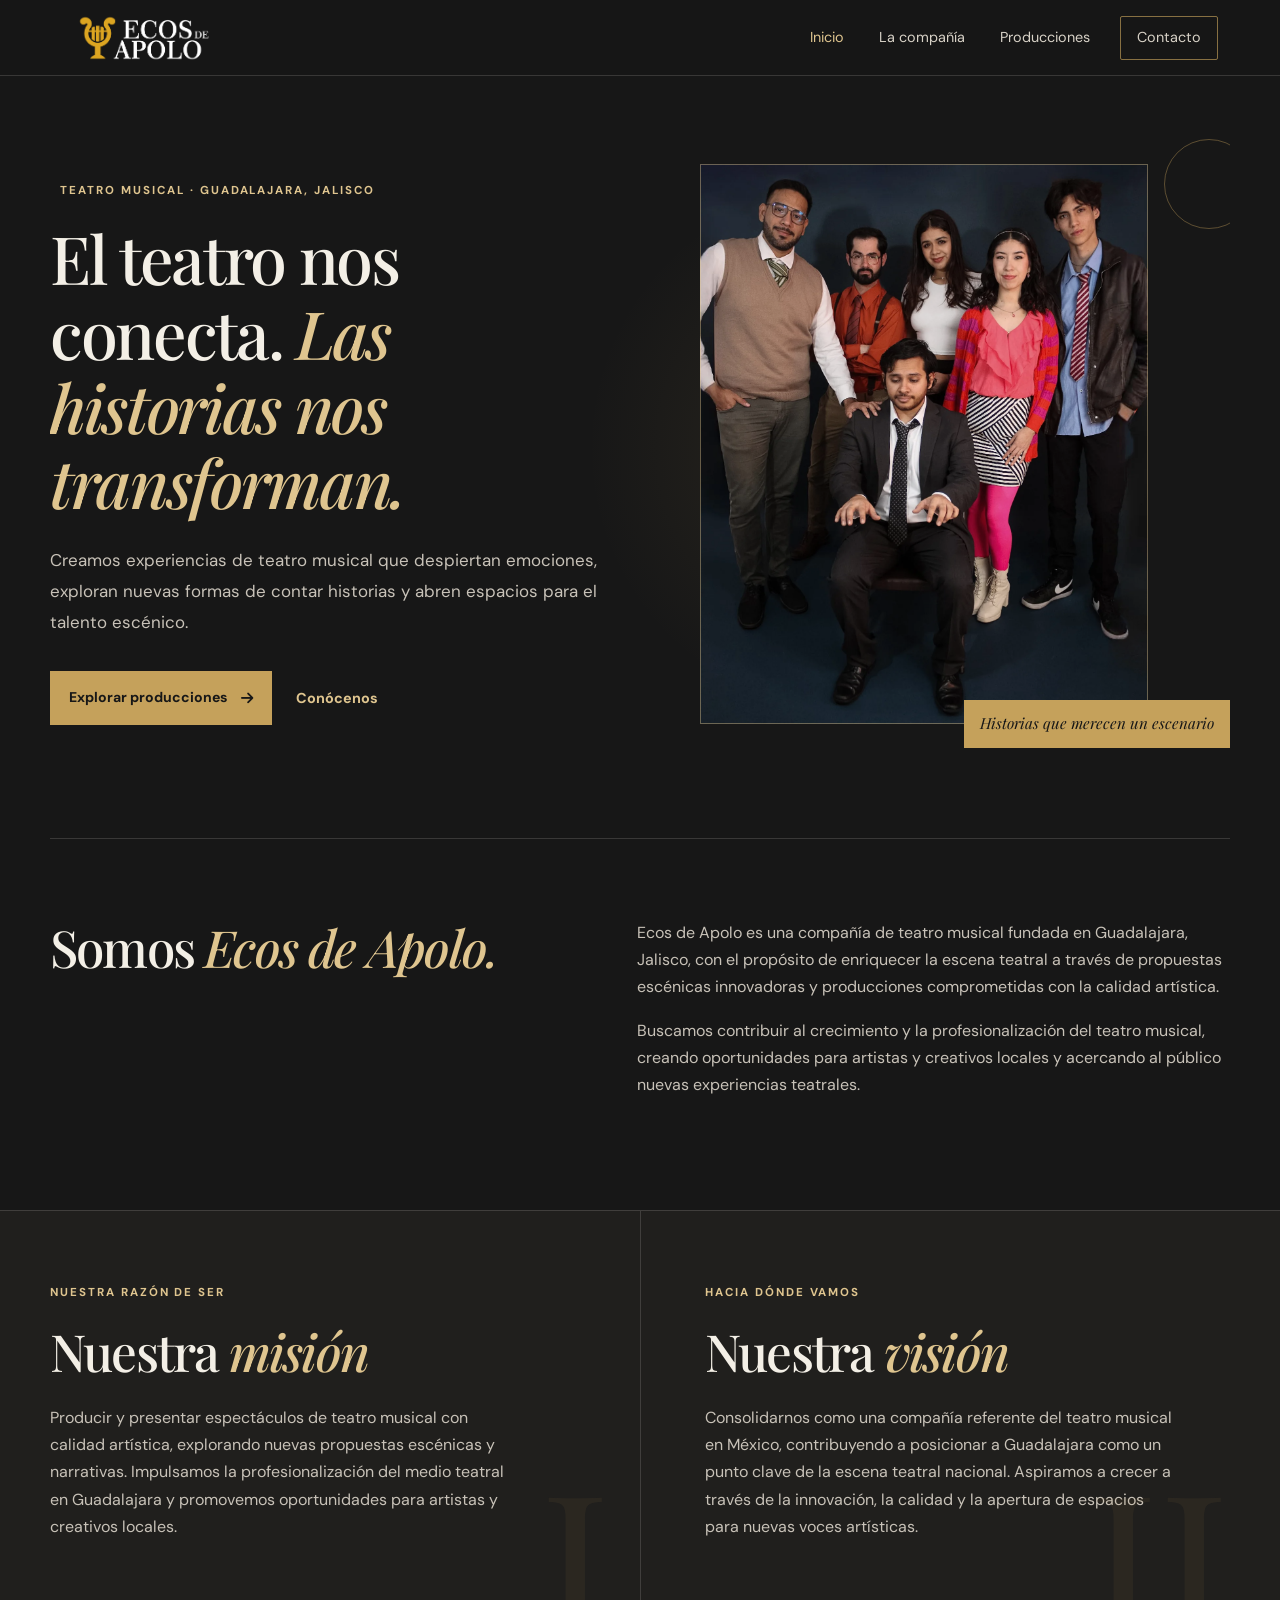
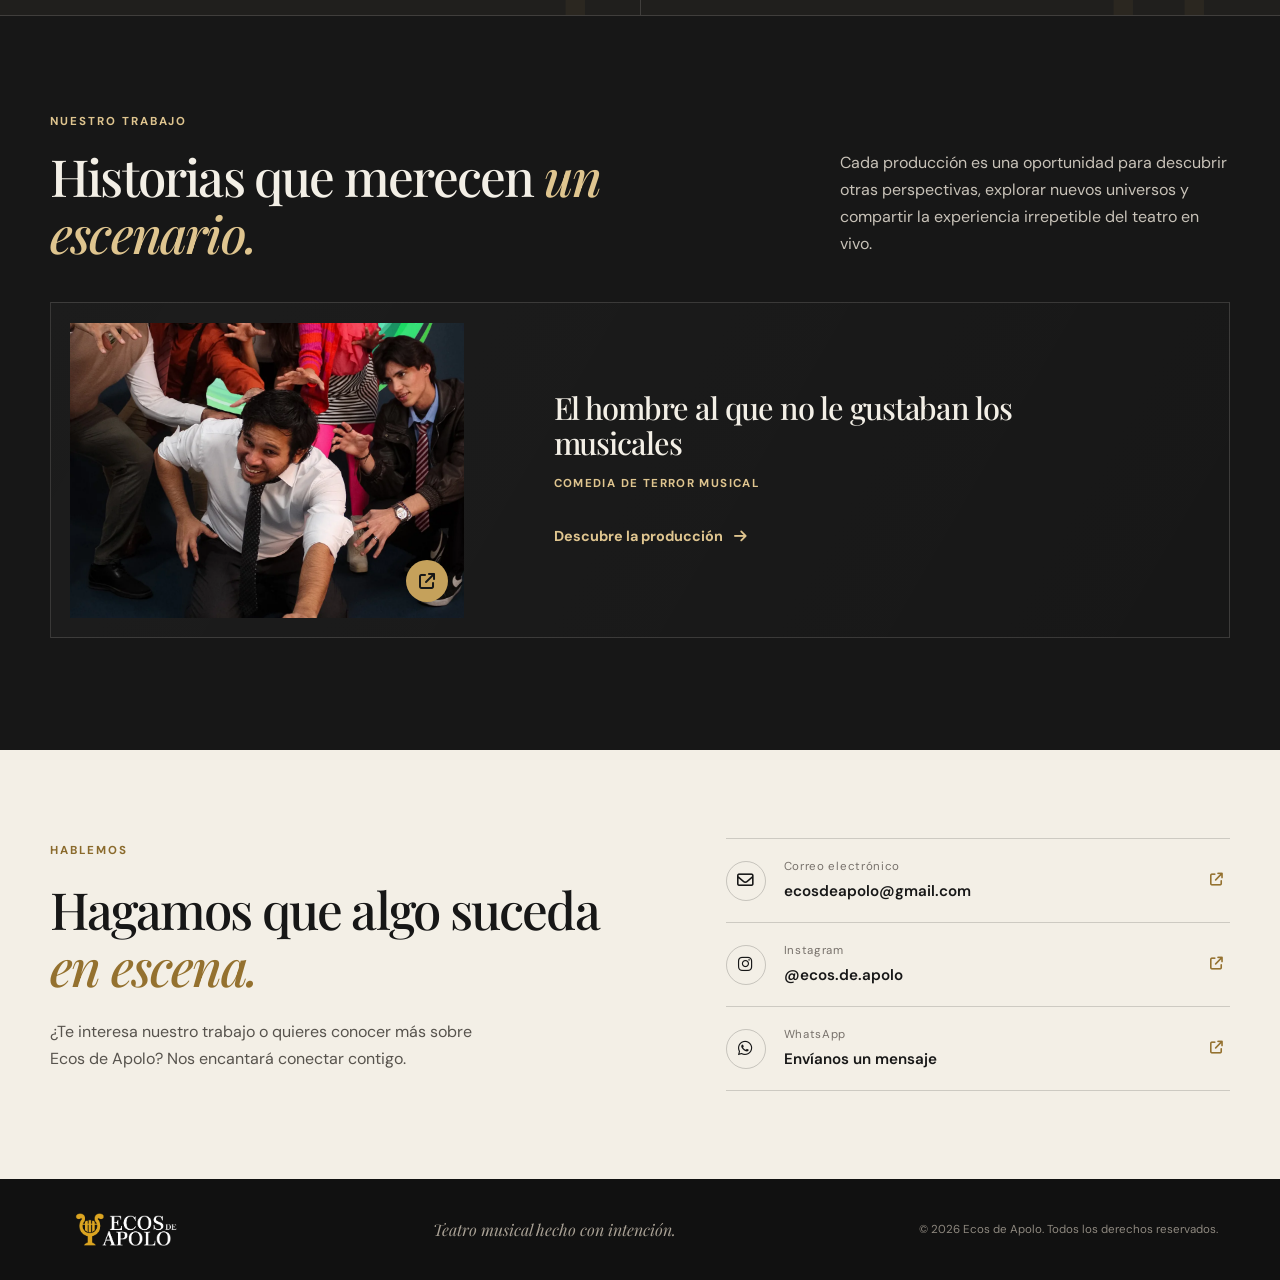
<file: index.html>
<!doctype html>
<html lang="es-MX">
<head>
  <meta charset="utf-8">
  <meta name="viewport" content="width=device-width, initial-scale=1">
  <meta name="theme-color" content="#171717">
  <meta name="description" content="Ecos de Apolo es una compañía de teatro musical fundada en Guadalajara, Jalisco. Conoce nuestras producciones y el trabajo de nuestros artistas.">
  <meta property="og:type" content="website">
  <meta property="og:title" content="Ecos de Apolo | Teatro musical">
  <meta property="og:description" content="Historias que merecen un escenario. Conoce las producciones de Ecos de Apolo.">
  <meta property="og:image" content="img/optimized/ecospeople.webp">
  <title>Ecos de Apolo | Compañía de teatro musical</title>
  <link rel="icon" href="img/favicon.ico" sizes="any">
  <link rel="icon" href="img/favicon.png" type="image/png">
  <link rel="preconnect" href="https://fonts.googleapis.com">
  <link rel="preconnect" href="https://fonts.gstatic.com" crossorigin>
  <link href="https://fonts.googleapis.com/css2?family=DM+Sans:wght@400;500;600;700&family=Playfair+Display:wght@500;600;700&display=swap" rel="stylesheet">
  <link href="https://cdn.jsdelivr.net/npm/bootstrap@5.3.3/dist/css/bootstrap.min.css" rel="stylesheet">
  <link href="https://cdnjs.cloudflare.com/ajax/libs/font-awesome/6.5.2/css/all.min.css" rel="stylesheet">
  <link rel="stylesheet" href="styles.css">
</head>
<body>
  <a class="skip-link" href="#contenido">Saltar al contenido</a>
  <nav class="navbar navbar-expand-lg navbar-dark site-nav sticky-top" aria-label="Navegación principal">
    <div class="container nav-shell">
      <a class="navbar-brand brand-lockup" href="index.html" aria-label="Ecos de Apolo, inicio">
        <img src="img/EcosDorado.png" alt="Ecos de Apolo" width="164" height="48">
      </a>
      <button class="navbar-toggler" type="button" data-bs-toggle="collapse" data-bs-target="#mainNav" aria-controls="mainNav" aria-expanded="false" aria-label="Abrir menú">
        <span class="navbar-toggler-icon"></span>
      </button>
      <div class="collapse navbar-collapse" id="mainNav">
        <ul class="navbar-nav ms-auto align-items-lg-center">
          <li class="nav-item"><a class="nav-link active" aria-current="page" href="index.html">Inicio</a></li>
          <li class="nav-item"><a class="nav-link" href="#compania">La compañía</a></li>
          <li class="nav-item"><a class="nav-link" href="#producciones">Producciones</a></li>
          <li class="nav-item"><a class="nav-link nav-contact" href="#contacto">Contacto</a></li>
        </ul>
      </div>
    </div>
  </nav>

  <main id="contenido">
    <section class="hero section-wrap" aria-labelledby="hero-title">
      <div class="hero-copy reveal">
        <p class="eyebrow"><span></span> Teatro musical · Guadalajara, Jalisco</p>
        <h1 id="hero-title">El teatro nos conecta. <em>Las historias nos transforman.</em></h1>
        <p class="hero-lead">Creamos experiencias de teatro musical que despiertan emociones, exploran nuevas formas de contar historias y abren espacios para el talento escénico.</p>
        <div class="hero-actions">
          <a class="button button-gold" href="#producciones">Explorar producciones <i class="fa-solid fa-arrow-right" aria-hidden="true"></i></a>
          <a class="text-link" href="#compania">Conócenos</a>
        </div>
      </div>
      <div class="hero-visual reveal">
        <div class="hero-frame"><img src="img/optimized/ecospeople.webp" alt="Elenco de Ecos de Apolo reunido para una fotografía de la compañía" fetchpriority="high"></div>
        <span class="hero-caption">Historias que merecen un escenario</span>
        <span class="hero-orbit" aria-hidden="true"></span>
      </div>
    </section>

    <section class="intro-section section-wrap" id="compania" aria-labelledby="intro-title">
      <div class="intro-grid">
        <h2 id="intro-title" class="reveal">Somos <em>Ecos de Apolo.</em></h2>
        <div class="intro-copy reveal">
          <p>Ecos de Apolo es una compañía de teatro musical fundada en Guadalajara, Jalisco, con el propósito de enriquecer la escena teatral a través de propuestas escénicas innovadoras y producciones comprometidas con la calidad artística.</p>
          <p>Buscamos contribuir al crecimiento y la profesionalización del teatro musical, creando oportunidades para artistas y creativos locales y acercando al público nuevas experiencias teatrales.</p>
        </div>
      </div>
    </section>

    <section class="values-section" aria-label="Misión y visión">
      <div class="section-wrap values-grid">
        <article class="value-card reveal">
          <p class="eyebrow">Nuestra razón de ser</p>
          <h2>Nuestra <em>misión</em></h2>
          <p>Producir y presentar espectáculos de teatro musical con calidad artística, explorando nuevas propuestas escénicas y narrativas. Impulsamos la profesionalización del medio teatral en Guadalajara y promovemos oportunidades para artistas y creativos locales.</p>
          <span class="value-mark" aria-hidden="true">I</span>
        </article>
        <article class="value-card value-card-alt reveal">
          <p class="eyebrow">Hacia dónde vamos</p>
          <h2>Nuestra <em>visión</em></h2>
          <p>Consolidarnos como una compañía referente del teatro musical en México, contribuyendo a posicionar a Guadalajara como un punto clave de la escena teatral nacional. Aspiramos a crecer a través de la innovación, la calidad y la apertura de espacios para nuevas voces artísticas.</p>
          <span class="value-mark" aria-hidden="true">II</span>
        </article>
      </div>
    </section>

    <section class="productions-section section-wrap" id="producciones" aria-labelledby="productions-title">
      <div class="section-heading reveal">
        <div><p class="eyebrow">Nuestro trabajo</p><h2 id="productions-title">Historias que merecen <em>un escenario.</em></h2></div>
        <p>Cada producción es una oportunidad para descubrir otras perspectivas, explorar nuevos universos y compartir la experiencia irrepetible del teatro en vivo.</p>
      </div>
      <a class="production-card reveal" href="tgwdlm.html" aria-label="Conoce El hombre al que no le gustaban los musicales">
        <div class="production-image"><img src="img/optimized/PromoTGWDLM.webp" alt="Cartel promocional de El hombre al que no le gustaban los musicales" loading="lazy"><span class="production-open" aria-hidden="true"><i class="fa-solid fa-arrow-up-right-from-square"></i></span></div>
        <div class="production-info"><h3>El hombre al que no le gustaban los musicales</h3><p class="eyebrow production-category">Comedia de terror musical</p><span class="text-link">Descubre la producción <i class="fa-solid fa-arrow-right" aria-hidden="true"></i></span></div>
      </a>
    </section>

    <section class="contact-section" id="contacto" aria-labelledby="contact-title">
      <div class="section-wrap contact-grid">
        <div class="contact-copy reveal"><p class="eyebrow">Hablemos</p><h2 id="contact-title">Hagamos que algo suceda <em>en escena.</em></h2><p>¿Te interesa nuestro trabajo o quieres conocer más sobre Ecos de Apolo? Nos encantará conectar contigo.</p></div>
        <div class="contact-links reveal">
          <a href="mailto:ecosdeapolo@gmail.com"><span class="contact-icon"><i class="fa-regular fa-envelope" aria-hidden="true"></i></span><span><small>Correo electrónico</small><strong>ecosdeapolo@gmail.com</strong></span><i class="fa-solid fa-arrow-up-right-from-square contact-arrow" aria-hidden="true"></i></a>
          <a href="https://www.instagram.com/ecos.de.apolo/" target="_blank" rel="noopener noreferrer"><span class="contact-icon"><i class="fa-brands fa-instagram" aria-hidden="true"></i></span><span><small>Instagram</small><strong>@ecos.de.apolo</strong></span><i class="fa-solid fa-arrow-up-right-from-square contact-arrow" aria-hidden="true"></i></a>
          <a href="https://wa.me/526442041328?text=Hola%2C%20te%20escribo%20desde%20la%20p%C3%A1gina%20web%20de%20Ecos%20de%20Apolo." target="_blank" rel="noopener noreferrer"><span class="contact-icon"><i class="fa-brands fa-whatsapp" aria-hidden="true"></i></span><span><small>WhatsApp</small><strong>Envíanos un mensaje</strong></span><i class="fa-solid fa-arrow-up-right-from-square contact-arrow" aria-hidden="true"></i></a>
        </div>
      </div>
    </section>
  </main>

  <footer class="site-footer"><div class="container footer-inner"><a href="index.html" class="footer-brand"><img src="img/EcosDorado.png" alt="Ecos de Apolo" width="128" height="38"></a><p>Teatro musical hecho con intención.</p><small>© <span data-current-year>2026</span> Ecos de Apolo. Todos los derechos reservados.</small></div></footer>
  <script src="https://cdn.jsdelivr.net/npm/bootstrap@5.3.3/dist/js/bootstrap.bundle.min.js"></script>
  <script src="scripts.js"></script>
</body>
</html>
</file>
<file: styles.css>
/* Ecos de Apolo — sistema visual compartido */
:root{--ink:#171717;--ink-soft:#202020;--panel:#242321;--gold:#c5a15b;--gold-light:#dfc58f;--ivory:#f3efe6;--muted:#b8b2a7;--stone:#77716b;--line:rgba(243,239,230,.15);--serif:"Playfair Display",Georgia,serif;--sans:"DM Sans",Arial,sans-serif;--content:1180px;--ease:cubic-bezier(.2,.7,.2,1)}
*{box-sizing:border-box}html{scroll-behavior:smooth;scroll-padding-top:90px}body{margin:0;background:var(--ink);color:var(--ivory);font-family:var(--sans);font-size:16px;line-height:1.7;-webkit-font-smoothing:antialiased}body,button,a{font-family:var(--sans)}img{display:block;max-width:100%}a{color:inherit}button{font:inherit}.skip-link{position:absolute;z-index:2000;left:1rem;top:-5rem;padding:.75rem 1rem;background:var(--gold);color:var(--ink);font-weight:700}.skip-link:focus{top:1rem}.site-nav{background:rgba(23,23,23,.94);backdrop-filter:blur(16px);border-bottom:1px solid var(--line);padding:.55rem 0}.nav-shell{max-width:var(--content)}.brand-lockup img,.footer-brand img{width:164px;height:auto;object-fit:contain}.navbar-nav{gap:.5rem}.site-nav .nav-link{padding:.7rem .85rem!important;color:#d8d2c7;font-size:.9rem;transition:color .2s}.site-nav .nav-link:hover,.site-nav .nav-link.active{color:var(--gold-light)}.site-nav .nav-contact{border:1px solid rgba(197,161,91,.65);padding:.55rem 1rem!important;border-radius:2px;margin-left:.5rem}.navbar-toggler{border-color:rgba(197,161,91,.6)}.navbar-toggler:focus{box-shadow:0 0 0 .2rem rgba(197,161,91,.25)}.section-wrap{width:min(var(--content),calc(100% - 3rem));margin-inline:auto}.hero{position:relative;min-height:660px;display:grid;grid-template-columns:1.04fr .96fr;align-items:center;gap:clamp(2rem,6vw,5.5rem);padding-top:5.5rem;padding-bottom:6rem;overflow:hidden}.hero:before{content:"";position:absolute;width:560px;height:560px;border-radius:50%;right:8%;top:12%;background:radial-gradient(circle,rgba(197,161,91,.11),transparent 68%);pointer-events:none}.hero-copy{position:relative;z-index:1}.eyebrow{display:flex;align-items:center;gap:.65rem;margin:0 0 1.25rem;color:var(--gold-light);font-size:.72rem;font-weight:700;letter-spacing:.17em;text-transform:uppercase}.eyebrow>span:first-child:not(:only-child){display:inline-block;width:22px;height:1px;background:var(--gold)}h1,h2,h3{font-family:var(--serif);font-weight:500;letter-spacing:-.035em;line-height:1.12;margin:0}h1{font-size:clamp(2.9rem,5.2vw,5.1rem)}h2{font-size:clamp(2.2rem,4vw,3.7rem)}h3{font-size:clamp(1.5rem,2.4vw,2.1rem)}h1 em,h2 em{color:var(--gold-light);font-weight:500}p{margin-top:0}.hero-lead{max-width:560px;color:#c8c2b8;font-size:1.06rem;line-height:1.85;margin:1.6rem 0 2rem}.hero-actions{display:flex;align-items:center;gap:1.5rem;flex-wrap:wrap}.button{display:inline-flex;align-items:center;justify-content:center;gap:.85rem;padding:.95rem 1.2rem;text-decoration:none;font-weight:700;font-size:.88rem;transition:transform .2s var(--ease),background .2s,color .2s}.button:hover{transform:translateY(-2px)}.button-gold{background:var(--gold);color:var(--ink)}.button-gold:hover{background:var(--gold-light);color:var(--ink)}.text-link{display:inline-flex;align-items:center;gap:.7rem;text-decoration:none;color:var(--gold-light);font-size:.9rem;font-weight:700}.text-link i{transition:transform .2s}.text-link:hover{color:var(--ivory)}.text-link:hover i{transform:translateX(4px)}.hero-visual{position:relative;z-index:1;padding:0 1.1rem 1.1rem 0}.hero-frame{position:relative;max-height:560px;aspect-ratio:4/5;overflow:hidden;background:#292725}.hero-frame:after{content:"";position:absolute;inset:0;border:1px solid rgba(223,197,143,.42);pointer-events:none}.hero-frame img{width:100%;height:100%;object-fit:cover;object-position:center 28%;filter:saturate(.85)}.hero-caption{position:absolute;bottom:-.4rem;right:0;background:var(--gold);color:var(--ink);font-family:var(--serif);font-style:italic;padding:.7rem 1rem;font-size:.95rem}.hero-orbit{position:absolute;width:90px;height:90px;border:1px solid rgba(197,161,91,.4);border-radius:50%;top:-25px;right:-24px;z-index:-1}.intro-section{padding-top:5rem;padding-bottom:6rem;border-top:1px solid var(--line)}.intro-grid{display:grid;grid-template-columns:.9fr 1.1fr;gap:clamp(2rem,8vw,8rem);align-items:start}.intro-grid h2{max-width:460px}.intro-copy{max-width:650px;color:#c8c2b8}.intro-copy p{margin:0 0 1rem}.values-section{background:#201f1d;border-top:1px solid var(--line);border-bottom:1px solid var(--line)}.values-grid{display:grid;grid-template-columns:1fr 1fr}.value-card{position:relative;overflow:hidden;padding:4.5rem clamp(1rem,5vw,4rem) 4.7rem 0}.value-card+.value-card{padding-left:clamp(1.5rem,5vw,4rem);padding-right:0;border-left:1px solid var(--line)}.value-card h2{margin-bottom:1.5rem}.value-card>p:not(.eyebrow){max-width:470px;color:#c8c2b8;margin-bottom:0}.value-mark{position:absolute;right:1.8rem;bottom:-3rem;color:rgba(197,161,91,.07);font-family:var(--serif);font-size:13rem;line-height:1}.value-card-alt .value-mark{right:0}.productions-section{padding-top:6rem;padding-bottom:7rem}.section-heading{display:flex;align-items:end;justify-content:space-between;gap:3rem;margin-bottom:2.5rem}.section-heading>div{max-width:650px}.section-heading>p{max-width:390px;color:#c8c2b8;margin:0 0 .3rem}.section-heading h2{max-width:660px}.section-heading .eyebrow{margin-bottom:1rem}.production-card{display:grid;grid-template-columns:minmax(250px,.75fr) 1.25fr;gap:clamp(2rem,7vw,6rem);align-items:center;padding:1.2rem;border:1px solid var(--line);text-decoration:none;transition:border-color .25s,transform .25s var(--ease);background:linear-gradient(120deg,rgba(255,255,255,.025),transparent)}.production-card:hover{border-color:rgba(197,161,91,.7);transform:translateY(-3px)}.production-image{position:relative;overflow:hidden;background:#262626;aspect-ratio:4/3}.production-image img{width:100%;height:100%;object-fit:cover;object-position:center;transition:transform .5s var(--ease)}.production-card:hover .production-image img{transform:scale(1.035)}.production-open{position:absolute;right:1rem;bottom:1rem;width:42px;height:42px;border-radius:50%;display:grid;place-items:center;background:var(--gold);color:var(--ink)}.production-info{padding:1.5rem 2rem 1.5rem 0}.production-info .eyebrow{margin-bottom:1rem}.production-info h3{max-width:550px;margin-bottom:1.5rem}.production-info .text-link{margin-top:.5rem}.contact-section{background:var(--ivory);color:var(--ink);padding:5.5rem 0}.contact-grid{display:grid;grid-template-columns:1fr .9fr;gap:clamp(3rem,9vw,8rem);align-items:center}.contact-copy .eyebrow{color:#8a6a2c}.contact-copy h2{max-width:580px;margin-bottom:1.4rem}.contact-copy h2 em{color:#94712f}.contact-copy>p:not(.eyebrow){max-width:460px;color:#57534d}.contact-links{border-top:1px solid rgba(23,23,23,.17)}.contact-links>a{display:grid;grid-template-columns:42px 1fr 20px;align-items:center;gap:1rem;padding:1.1rem 0;border-bottom:1px solid rgba(23,23,23,.17);text-decoration:none}.contact-icon{width:40px;height:40px;border:1px solid rgba(23,23,23,.2);border-radius:50%;display:grid;place-items:center;font-size:1.05rem;transition:background .2s,color .2s}.contact-links>a:hover .contact-icon{background:var(--ink);color:var(--gold-light)}.contact-links small,.contact-links strong{display:block}.contact-links small{color:#77716b;font-size:.72rem;letter-spacing:.06em;margin-bottom:.15rem}.contact-links strong{font-size:.95rem;font-weight:600;overflow-wrap:anywhere}.contact-arrow{color:#94712f;font-size:.8rem}.site-footer{background:#111;color:#c6c0b5;padding:2rem 0}.footer-inner{max-width:var(--content);display:flex;align-items:center;justify-content:space-between;gap:1.5rem;flex-wrap:wrap}.footer-brand img{width:128px}.footer-inner p{margin:0;font-family:var(--serif);font-style:italic;color:#a9a195}.footer-inner small{color:#8e887f;font-size:.72rem}.reveal{opacity:0;transform:translateY(16px);transition:opacity .7s var(--ease),transform .7s var(--ease)}.reveal.is-visible{opacity:1;transform:translateY(0)}
/* Página de producción */
.production-hero{position:relative;display:grid;grid-template-columns:1.15fr .85fr;gap:clamp(2rem,8vw,7rem);align-items:center;padding-top:5rem;padding-bottom:6rem;min-height:590px}.production-hero-copy{position:relative;z-index:1}.production-type{color:var(--gold-light);font-size:.9rem;letter-spacing:.08em;margin-bottom:1rem}.production-hero h1{font-size:clamp(2.7rem,4.8vw,4.7rem);max-width:720px}.production-tagline{max-width:530px;color:#c8c2b8;margin:1.6rem 0 2rem;font-family:var(--serif);font-style:italic;font-size:1.15rem}.production-poster{max-width:420px;justify-self:end;position:relative;padding:.8rem;border:1px solid rgba(197,161,91,.45);background:#202020;box-shadow:18px 18px 0 rgba(197,161,91,.07)}.production-poster img{width:100%;max-height:540px;object-fit:contain}.production-hero .hero-index{left:0}.synopsis-section{padding-top:4.5rem;padding-bottom:6rem;border-top:1px solid var(--line)}.synopsis-layout{display:grid;grid-template-columns:.8fr 1.2fr;gap:clamp(2rem,8vw,8rem)}.synopsis-layout h2{max-width:400px}.synopsis-copy{max-width:720px;color:#d0c9bf;font-size:1.05rem;line-height:1.9}.synopsis-copy p{margin-bottom:1.1rem}.synopsis-copy p:last-child{margin-bottom:0}.cast-section{background:#201f1d;padding:5rem 0 6rem;border-top:1px solid var(--line);border-bottom:1px solid var(--line)}.cast-grid{display:grid;grid-template-columns:repeat(4,minmax(0,1fr));gap:1.2rem}.cast-card{display:block;min-width:0;background:#292724;border:1px solid rgba(243,239,230,.1);text-decoration:none;transition:transform .25s var(--ease),border-color .25s}.cast-card:hover{transform:translateY(-4px);border-color:rgba(197,161,91,.7)}.cast-card>img{width:100%;aspect-ratio:4/5;object-fit:cover;object-position:center top}.cast-meta{display:block;padding:1rem}.cast-meta strong{display:block;font-family:var(--serif);font-size:1.12rem;font-weight:500;line-height:1.3}.cast-meta small{display:flex;align-items:center;gap:.45rem;color:var(--gold-light);font-size:.72rem;margin-top:.45rem}.gallery-section{padding-top:6rem;padding-bottom:7rem}.gallery-grid{display:grid;grid-template-columns:repeat(4,minmax(0,1fr));grid-auto-rows:190px;grid-auto-flow:dense;gap:.85rem}.gallery-item{display:block;width:100%;height:100%;min-width:0;padding:0;overflow:hidden;border:0;background:#292724;cursor:zoom-in}.gallery-item img{width:100%;height:100%;object-fit:cover;transition:transform .45s var(--ease),filter .3s;filter:saturate(.85)}.gallery-item:hover img{transform:scale(1.045);filter:saturate(1)}.gallery-item-tall{grid-row:span 2}.gallery-item-wide{grid-column:span 2}.lightbox{position:fixed;inset:0;z-index:3000;display:none;align-items:center;justify-content:center;background:rgba(10,10,10,.96);padding:4rem 5rem}.lightbox.is-open{display:flex}.lightbox>img{max-width:min(100%,1200px);max-height:calc(100vh - 8rem);object-fit:contain;box-shadow:0 15px 70px rgba(0,0,0,.5)}.lightbox button{position:absolute;display:grid;place-items:center;width:44px;height:44px;border:1px solid rgba(243,239,230,.35);border-radius:50%;background:rgba(23,23,23,.65);color:var(--ivory);cursor:pointer}.lightbox button:hover{background:var(--gold);color:var(--ink)}.lightbox-close{top:1.2rem;right:1.4rem}.lightbox-prev{left:1.2rem;top:50%;transform:translateY(-50%)}.lightbox-next{right:1.2rem;top:50%;transform:translateY(-50%)}.lightbox-counter{position:absolute;bottom:1rem;left:0;right:0;text-align:center;color:var(--muted);font-size:.8rem;margin:0}.production-page .contact-section{margin-top:0}
@media(max-width:991.98px){.hero{min-height:auto;grid-template-columns:1fr  .8fr;gap:2rem;padding-top:4.5rem;padding-bottom:5rem}.hero h1{font-size:clamp(2.8rem,6vw,4.2rem)}.section-heading{align-items:start;flex-direction:column;gap:1.2rem}.section-heading>p{max-width:650px}.production-hero{gap:2.5rem}.cast-grid{grid-template-columns:repeat(3,minmax(0,1fr))}.gallery-grid{grid-auto-rows:160px}.site-nav .navbar-collapse{padding:.6rem 0 1rem}.site-nav .nav-contact{display:inline-block;margin:.3rem 0 0}.contact-grid{gap:3rem}}
@media(max-width:767.98px){.section-wrap{width:min(100% - 2rem,var(--content))}.brand-lockup img{width:140px}.hero{grid-template-columns:1fr;padding-top:3.5rem;padding-bottom:4.5rem;gap:2.7rem}.hero h1{font-size:clamp(2.7rem,10vw,4rem)}.hero-lead{font-size:1rem}.hero-visual{width:min(100%,470px);justify-self:center}.hero-frame{aspect-ratio:5/4;max-height:450px}.hero-frame img{object-position:center 28%}.hero-index{bottom:1.5rem}.intro-section{padding-top:3.8rem;padding-bottom:4.5rem}.section-kicker{margin-bottom:1.8rem}.intro-grid,.synopsis-layout{grid-template-columns:1fr;gap:1.5rem}.values-grid{grid-template-columns:1fr}.value-card,.value-card+.value-card{padding:3.2rem 0;border-left:0}.value-card+.value-card{border-top:1px solid var(--line)}.value-mark{font-size:9rem;bottom:-2rem}.productions-section{padding-top:4.5rem;padding-bottom:5rem}.production-card{grid-template-columns:1fr;gap:1rem;padding:.8rem}.production-image{aspect-ratio:16/10}.production-info{padding:1rem .6rem 1.2rem}.contact-section{padding:4rem 0}.contact-grid{grid-template-columns:1fr;gap:2.5rem}.footer-inner{flex-direction:column;align-items:flex-start;gap:.7rem}.production-hero{grid-template-columns:1fr;padding-top:3.5rem;padding-bottom:4.5rem;gap:2.5rem}.production-hero h1{font-size:clamp(2.7rem,10vw,4rem)}.production-poster{width:min(100%,390px);justify-self:center}.production-poster img{max-height:490px}.synopsis-section{padding-top:3.5rem;padding-bottom:4.5rem}.cast-section{padding:4rem 0}.cast-grid{grid-template-columns:repeat(2,minmax(0,1fr));gap:.8rem}.cast-meta{padding:.8rem}.cast-meta strong{font-size:1rem}.gallery-section{padding-top:4.5rem;padding-bottom:5rem}.gallery-grid{grid-template-columns:repeat(2,minmax(0,1fr));grid-auto-rows:160px;gap:.6rem}.gallery-item-wide{grid-column:span 2}.lightbox{padding:3.5rem 1rem}.lightbox>img{max-height:calc(100vh - 7rem)}.lightbox-prev{left:.4rem}.lightbox-next{right:.4rem}.lightbox button{width:38px;height:38px}}
@media(max-width:380px){.cast-grid{grid-template-columns:1fr 1fr}.gallery-grid{grid-auto-rows:125px}.hero-actions{gap:1rem}.button{width:100%}.text-link{padding:.25rem 0}}
@media(prefers-reduced-motion:reduce){html{scroll-behavior:auto}*,*::before,*::after{animation-duration:.01ms!important;animation-iteration-count:1!important;transition-duration:.01ms!important;scroll-behavior:auto!important}.reveal{opacity:1;transform:none}}

/* Composition-aware framing for the live-stage gallery. The full image remains available in the lightbox. */
.stage-gallery .gallery-item img{object-position:center center}
.stage-gallery .img_9467{object-position:center 52%}

.stage-gallery .img_9508{object-position:center 42%}
.stage-gallery .img_9527{object-position:center 43%}
.stage-gallery .img_9536{object-position:center 43%}
.stage-gallery .img_9560{object-position:center 46%}
.stage-gallery .img_9610{object-position:center 45%}
.stage-gallery .img_9642{object-position:center 48%}
.stage-gallery .img_9666{object-position:center 48%}
.stage-gallery .img_9697{object-position:center 45%}
.stage-gallery .img_9734{object-position:center 48%}
.stage-gallery .img_9759{object-position:center 43%}
.stage-gallery .img_9772{object-position:center 47%}
.stage-gallery .img_9799{object-position:center 48%}
.stage-gallery .img_9827{object-position:center 45%}
.preproduction-section{border-top:1px solid var(--line)}
.preproduction-grid .gallery-item img{object-position:center center}


/* Elenco en carrusel horizontal: conserva el protagonismo de las tarjetas y facilita recorrerlas. */
.cast-carousel-wrap{position:relative;display:flex;align-items:center;gap:.8rem;margin-top:1.25rem}
.cast-carousel{display:flex;flex:1;min-width:0;overflow-x:auto;overflow-y:hidden;gap:1.1rem;padding:.5rem .15rem 1.15rem;scroll-snap-type:x mandatory;scroll-behavior:smooth;scrollbar-width:thin;scrollbar-color:var(--gold) rgba(255,255,255,.08)}
.cast-carousel::-webkit-scrollbar{height:6px}.cast-carousel::-webkit-scrollbar-track{background:rgba(255,255,255,.08);border-radius:8px}.cast-carousel::-webkit-scrollbar-thumb{background:var(--gold);border-radius:8px}
.cast-carousel .cast-card{flex:0 0 clamp(205px,23%,260px);scroll-snap-align:start}
.cast-carousel-control{flex:0 0 42px;width:42px;height:42px;display:grid;place-items:center;border:1px solid rgba(197,161,91,.55);border-radius:50%;background:#292724;color:var(--gold-light);cursor:pointer;transition:background .2s,color .2s,transform .2s}
.cast-carousel-control:hover{background:var(--gold);color:var(--ink);transform:scale(1.04)}.cast-carousel-control:focus-visible{outline:2px solid var(--gold-light);outline-offset:3px}
/* Pre-producción: desplaza el recorte hacia la zona superior para dar prioridad a los rostros. */
.preproduction-grid .gallery-item img{object-position:center 18%}
.preproduction-grid .pre-img1{object-position:center 15%}
.preproduction-grid .pre-img2{object-position:center 14%}
.preproduction-grid .pre-img3{object-position:center 14%}
.preproduction-grid .pre-img4{object-position:center 3%}
.preproduction-grid .pre-img6{object-position:center 16%}
.preproduction-grid .pre-img7{object-position:center 15%}
.preproduction-grid .pre-img8{object-position:center 23%}
.preproduction-grid .pre-img9{object-position:center 20%}
.preproduction-grid .pre-img10{object-position:center 20%}
.preproduction-grid .pre-img11{object-position:center 12%}
.preproduction-grid .pre-img12{object-position:center 13%}
.preproduction-grid .pre-img13{object-position:center 12%}
.preproduction-grid .pre-img14{object-position:center 13%}
.preproduction-grid .pre-img15{object-position:center 13%}
.preproduction-grid .pre-img16{object-position:center 13%}
.preproduction-grid .pre-img17{object-position:center 13%}
.preproduction-grid .pre-img18{object-position:center 13%}
@media(max-width:767.98px){.cast-carousel-wrap{gap:.45rem}.cast-carousel-control{flex-basis:34px;width:34px;height:34px}.cast-carousel{gap:.7rem}.cast-carousel .cast-card{flex-basis:clamp(175px,65%,230px)}}
@media(prefers-reduced-motion:reduce){.cast-carousel{scroll-behavior:auto}}

/* La tarjeta de producción presenta primero el título y después su categoría. */
.production-info .production-category{margin:.9rem 0 1.4rem;letter-spacing:.12em}
.production-info h3{margin-bottom:0}


/* Ajustes finales de encuadre en la galería de escena y pre-producción. */
/* En escritorio IMG_9827 ocupa el mismo módulo ancho que IMG_9799. */
.stage-gallery .gallery-item[data-lightbox="IMG_9827"] img{object-position:center 60%;object-fit:cover}
@media(max-width:767.98px){
  .preproduction-grid .pre-img1{object-fit:contain;object-position:center center;background:#171717}
  /* En móvil IMG_9827 tiene una fila exclusiva a todo lo ancho. */
  .stage-gallery .gallery-item[data-lightbox="IMG_9827"]{grid-column:1 / -1;grid-row:span 3;justify-self:center;width:100%;height:100%}
}
</file>
